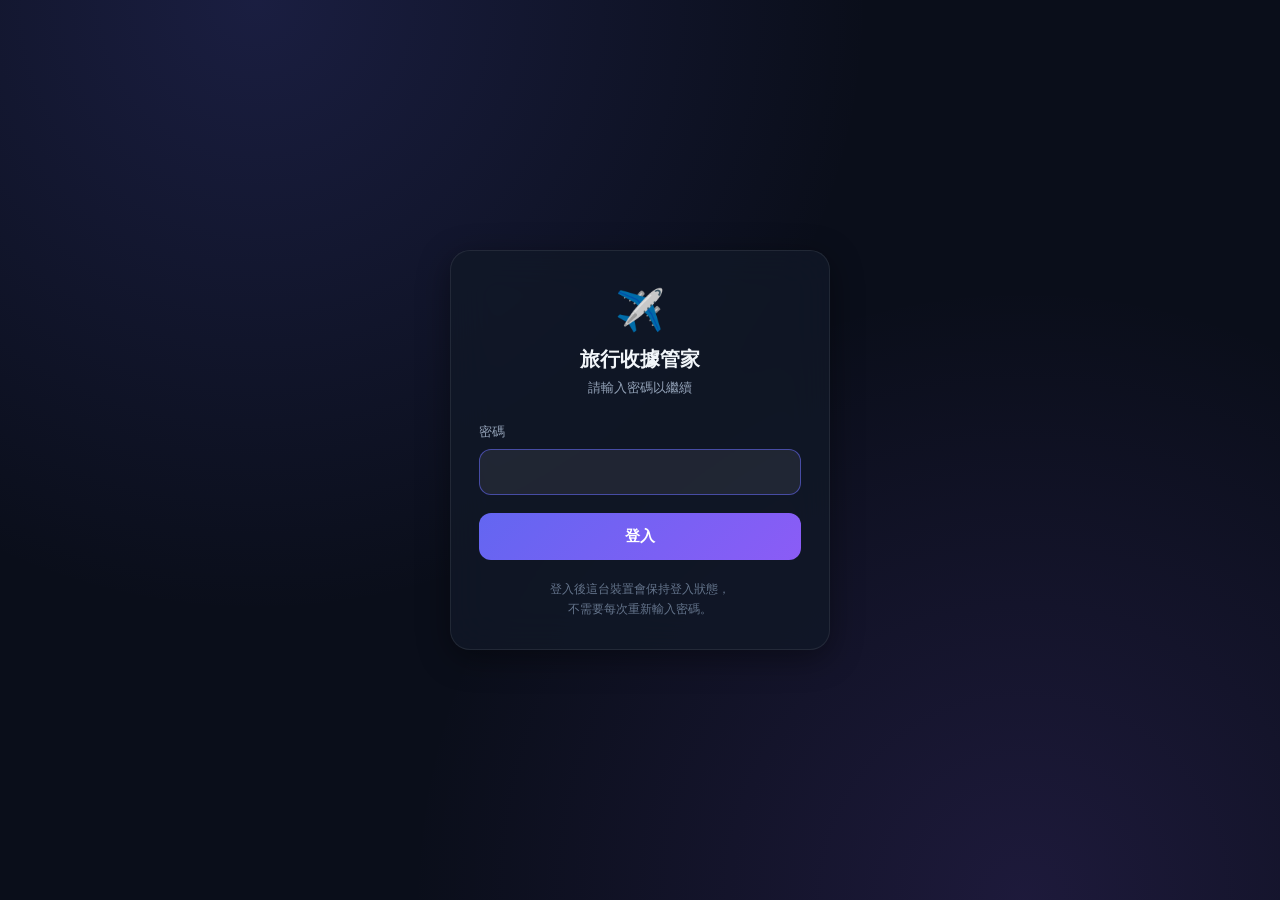
<file: static/login.html>
<!DOCTYPE html>
<html lang="zh-TW">
<head>
    <meta charset="UTF-8">
    <meta name="viewport" content="width=device-width, initial-scale=1.0">
    <meta name="robots" content="noindex, nofollow">
    <title>登入 | 旅行收據管家</title>
    <style>
        :root {
            --bg-primary: #0a0e1a;
            --bg-card: rgba(17, 24, 39, 0.8);
            --border-glass: rgba(255, 255, 255, 0.08);
            --text-primary: #f1f5f9;
            --text-secondary: #94a3b8;
            --text-muted: #64748b;
            --accent-danger: #ef4444;
            --gradient-primary: linear-gradient(135deg, #6366f1, #8b5cf6);
        }
        * { box-sizing: border-box; margin: 0; padding: 0; }
        body {
            min-height: 100vh;
            display: flex;
            align-items: center;
            justify-content: center;
            padding: 24px;
            background: var(--bg-primary);
            background-image:
                radial-gradient(circle at 20% 0%, rgba(99, 102, 241, 0.18), transparent 45%),
                radial-gradient(circle at 80% 100%, rgba(139, 92, 246, 0.15), transparent 45%);
            color: var(--text-primary);
            font-family: 'Noto Sans TC', -apple-system, BlinkMacSystemFont, 'Segoe UI', sans-serif;
        }
        .card {
            width: 100%;
            max-width: 380px;
            padding: 36px 28px 30px;
            background: var(--bg-card);
            border: 1px solid var(--border-glass);
            border-radius: 20px;
            box-shadow: 0 8px 32px rgba(0, 0, 0, 0.4);
            backdrop-filter: blur(20px);
        }
        .logo { font-size: 40px; text-align: center; margin-bottom: 12px; }
        h1 { font-size: 20px; font-weight: 700; text-align: center; margin-bottom: 6px; }
        .subtitle {
            font-size: 13px; color: var(--text-secondary);
            text-align: center; margin-bottom: 26px;
        }
        label {
            display: block; font-size: 13px; font-weight: 500;
            color: var(--text-secondary); margin-bottom: 8px;
        }
        input[type="password"] {
            width: 100%; padding: 13px 15px; font-size: 16px;
            color: var(--text-primary);
            background: rgba(255, 255, 255, 0.04);
            border: 1px solid var(--border-glass);
            border-radius: 12px; outline: none;
            transition: border-color 0.2s, background 0.2s;
        }
        input[type="password"]:focus {
            border-color: rgba(99, 102, 241, 0.6);
            background: rgba(255, 255, 255, 0.07);
        }
        button {
            width: 100%; margin-top: 18px; padding: 14px;
            font-size: 15px; font-weight: 600; color: #fff;
            background: var(--gradient-primary);
            border: none; border-radius: 12px; cursor: pointer;
            transition: opacity 0.2s, transform 0.15s;
        }
        button:hover:not(:disabled) { transform: translateY(-1px); }
        button:disabled { opacity: 0.55; cursor: not-allowed; transform: none; }
        .error {
            margin-top: 14px; padding: 10px 12px;
            font-size: 13px; color: var(--accent-danger);
            background: rgba(239, 68, 68, 0.1);
            border: 1px solid rgba(239, 68, 68, 0.25);
            border-radius: 10px; text-align: center;
        }
        .hidden { display: none; }
        .hint {
            margin-top: 20px; font-size: 12px; line-height: 1.6;
            color: var(--text-muted); text-align: center;
        }
    </style>
</head>
<body>
    <main class="card">
        <div class="logo">✈️</div>
        <h1>旅行收據管家</h1>
        <p class="subtitle">請輸入密碼以繼續</p>

        <form id="login-form" autocomplete="on">
            <label for="password">密碼</label>
            <input type="password" id="password" name="password"
                   autocomplete="current-password" required autofocus>
            <button type="submit" id="submit-btn">登入</button>
            <div class="error hidden" id="error"></div>
        </form>

        <p class="hint">登入後這台裝置會保持登入狀態，<br>不需要每次重新輸入密碼。</p>
    </main>

    <script>
        const form = document.getElementById('login-form');
        const input = document.getElementById('password');
        const btn = document.getElementById('submit-btn');
        const errorBox = document.getElementById('error');

        function showError(msg) {
            errorBox.textContent = msg;
            errorBox.classList.remove('hidden');
        }

        form.addEventListener('submit', async (e) => {
            e.preventDefault();
            errorBox.classList.add('hidden');
            btn.disabled = true;
            btn.textContent = '登入中...';

            try {
                const res = await fetch('/api/auth/login', {
                    method: 'POST',
                    headers: { 'Content-Type': 'application/json' },
                    body: JSON.stringify({ password: input.value }),
                });
                const data = await res.json();
                if (res.ok) {
                    window.location.replace('/');
                    return;
                }
                showError(data.error || `登入失敗 (HTTP ${res.status})`);
            } catch (err) {
                showError('無法連線到伺服器');
            }

            btn.disabled = false;
            btn.textContent = '登入';
            input.value = '';
            input.focus();
        });
    </script>
</body>
</html>
</file>
